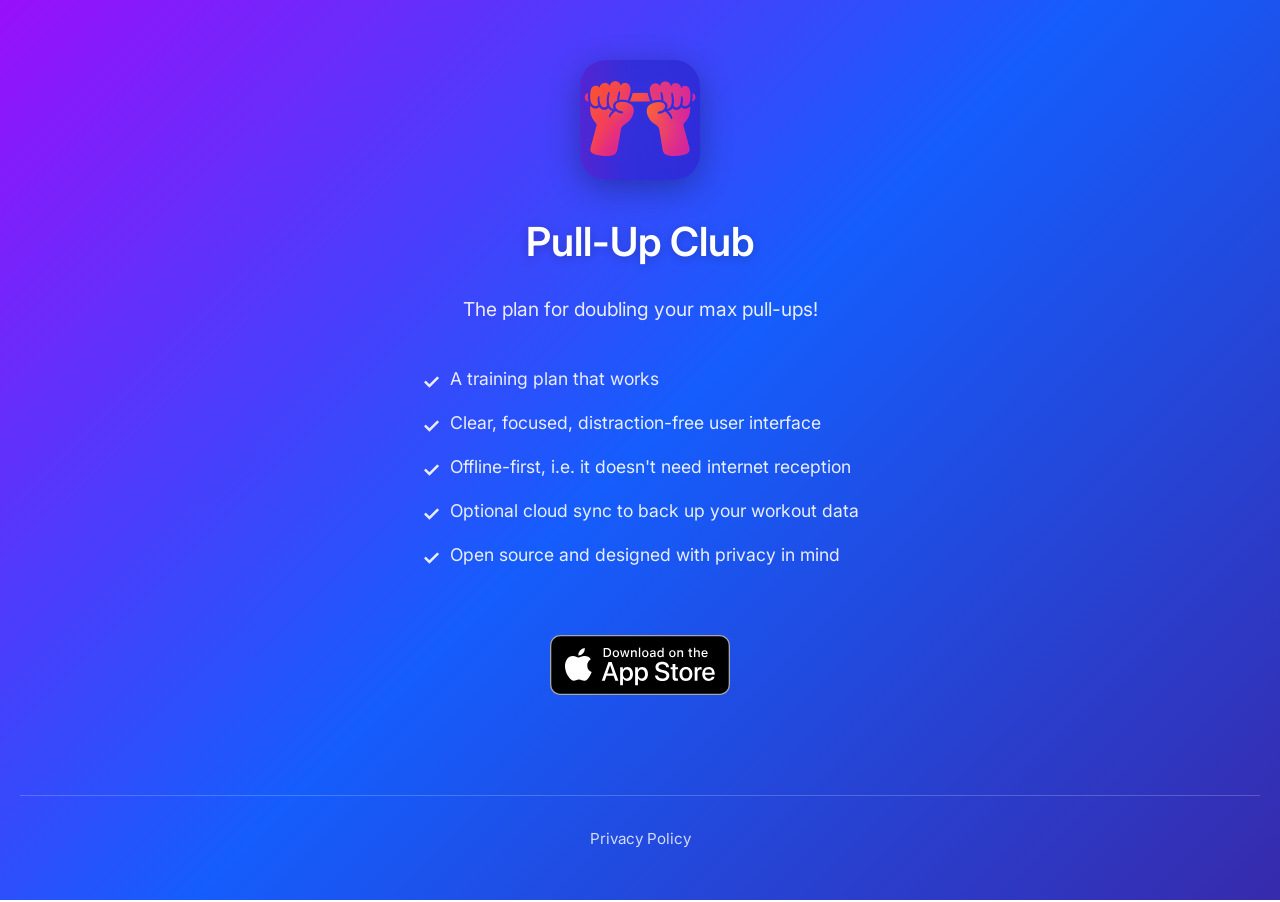
<file: docs/index.html>
<!DOCTYPE html>
<html lang="en">
<head>
    <meta charset="UTF-8">
    <meta name="viewport" content="width=device-width, initial-scale=1.0">
    <title>Pull-Up Club - The plan for doubling your max pull-ups!</title>
    <link rel="stylesheet" href="base.css">
    <link rel="stylesheet" href="index.css">
</head>
<body class="index-page">
    <div class="container">
        <img src="app_icon.png" alt="Pull-Up Club App Icon" class="app-icon">
        <h1>Pull-Up Club</h1>
        <p class="tagline">The plan for doubling your max pull-ups!</p>
        <ul class="features">
            <li>A training plan that works</li>
            <li>Clear, focused, distraction-free user interface</li>
            <li>Offline-first, i.e. it doesn't need internet reception</li>
            <li>Optional cloud sync to back up your workout data</li>
            <li>Open source and designed with privacy in mind</li>
        </ul>
        <a href="https://apps.apple.com/app/pull-up-club/id6754757771" class="app-store-badge" target="_blank" rel="noopener noreferrer">
            <img src="app-store-badge.svg" alt="Download on the App Store">
        </a>
    </div>
    <footer>
        <a href="privacy-policy.html">Privacy Policy</a>
    </footer>
</body>
</html>
</file>
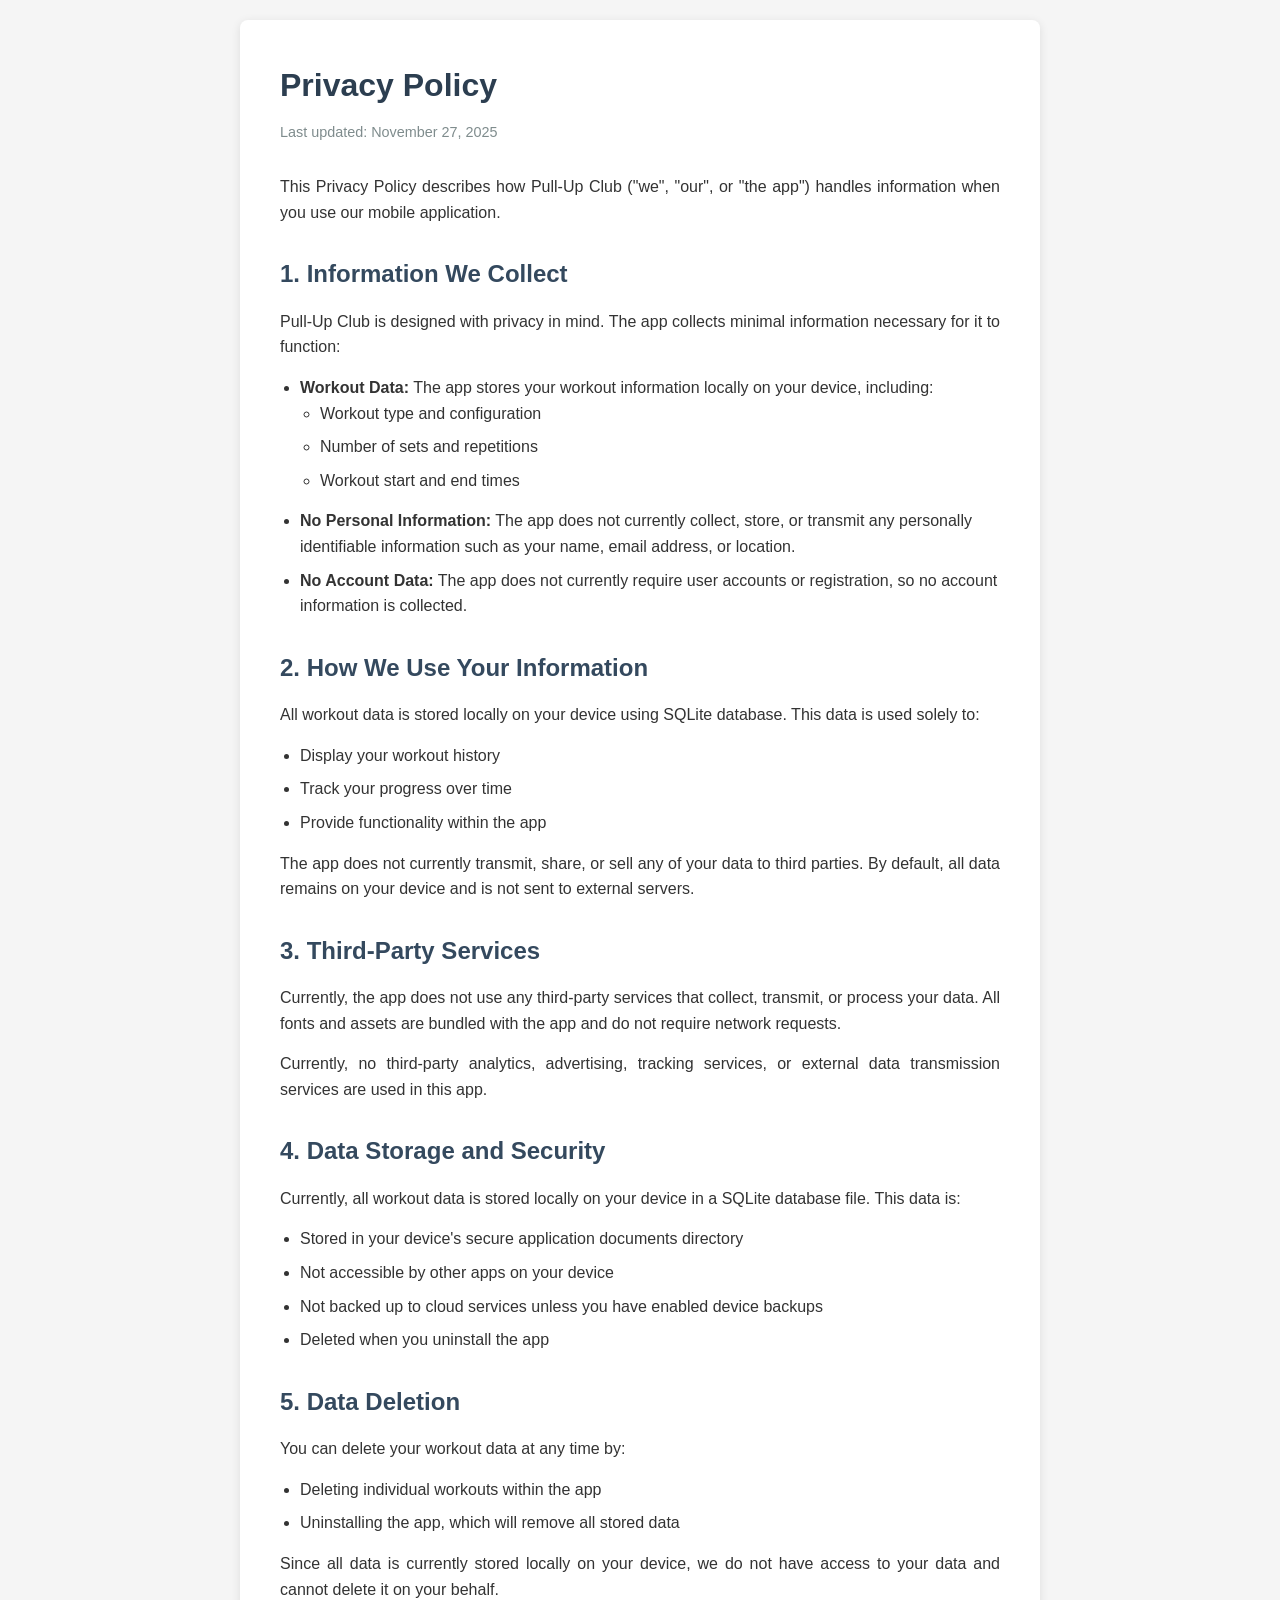
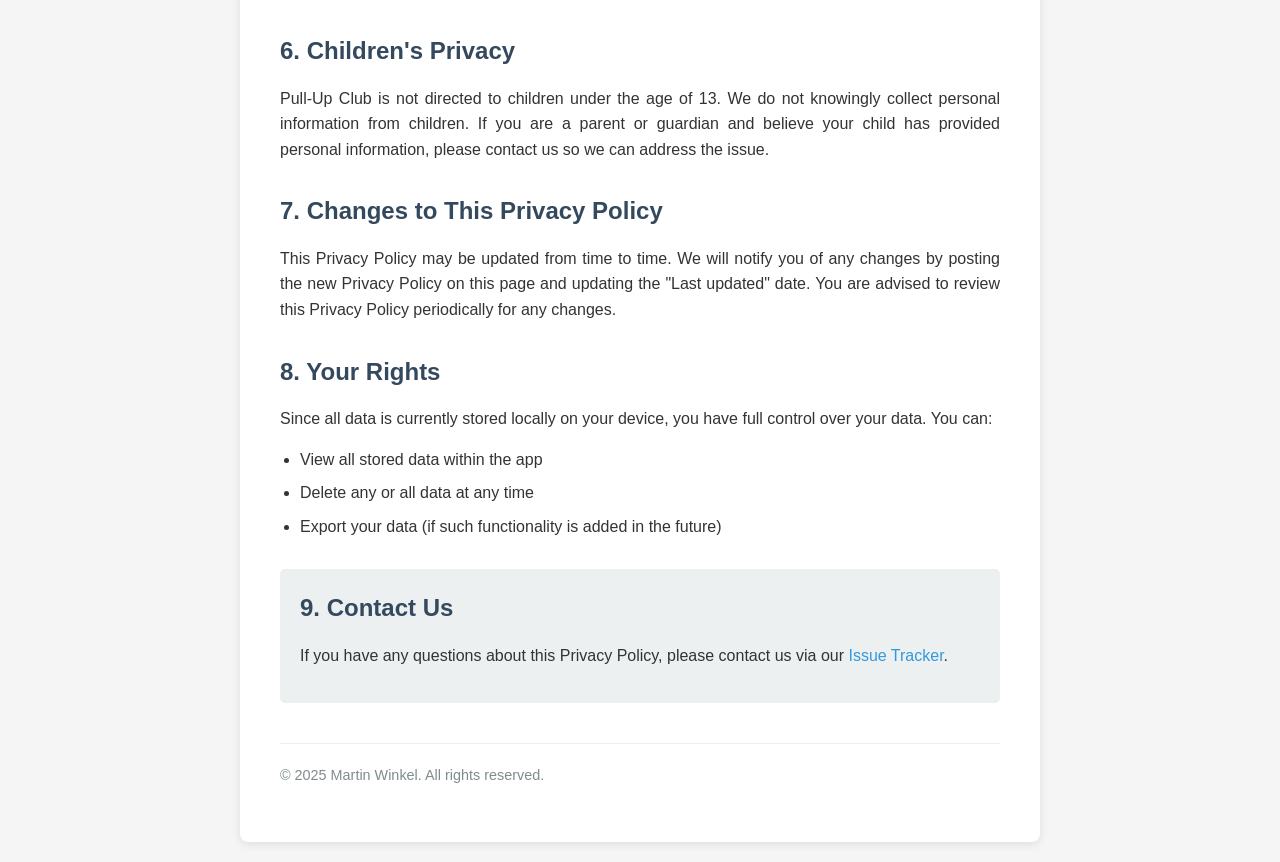
<file: pages/index.html>
<!DOCTYPE html>
<html lang="en">
<head>
    <meta charset="UTF-8">
    <meta name="viewport" content="width=device-width, initial-scale=1.0">
    <meta http-equiv="refresh" content="0; url=privacy-policy.html">
    <title>Redirecting...</title>
</head>
<body>
    <p>Redirecting to <a href="privacy-policy.html">Privacy Policy</a>...</p>
</body>
</html>
</file>
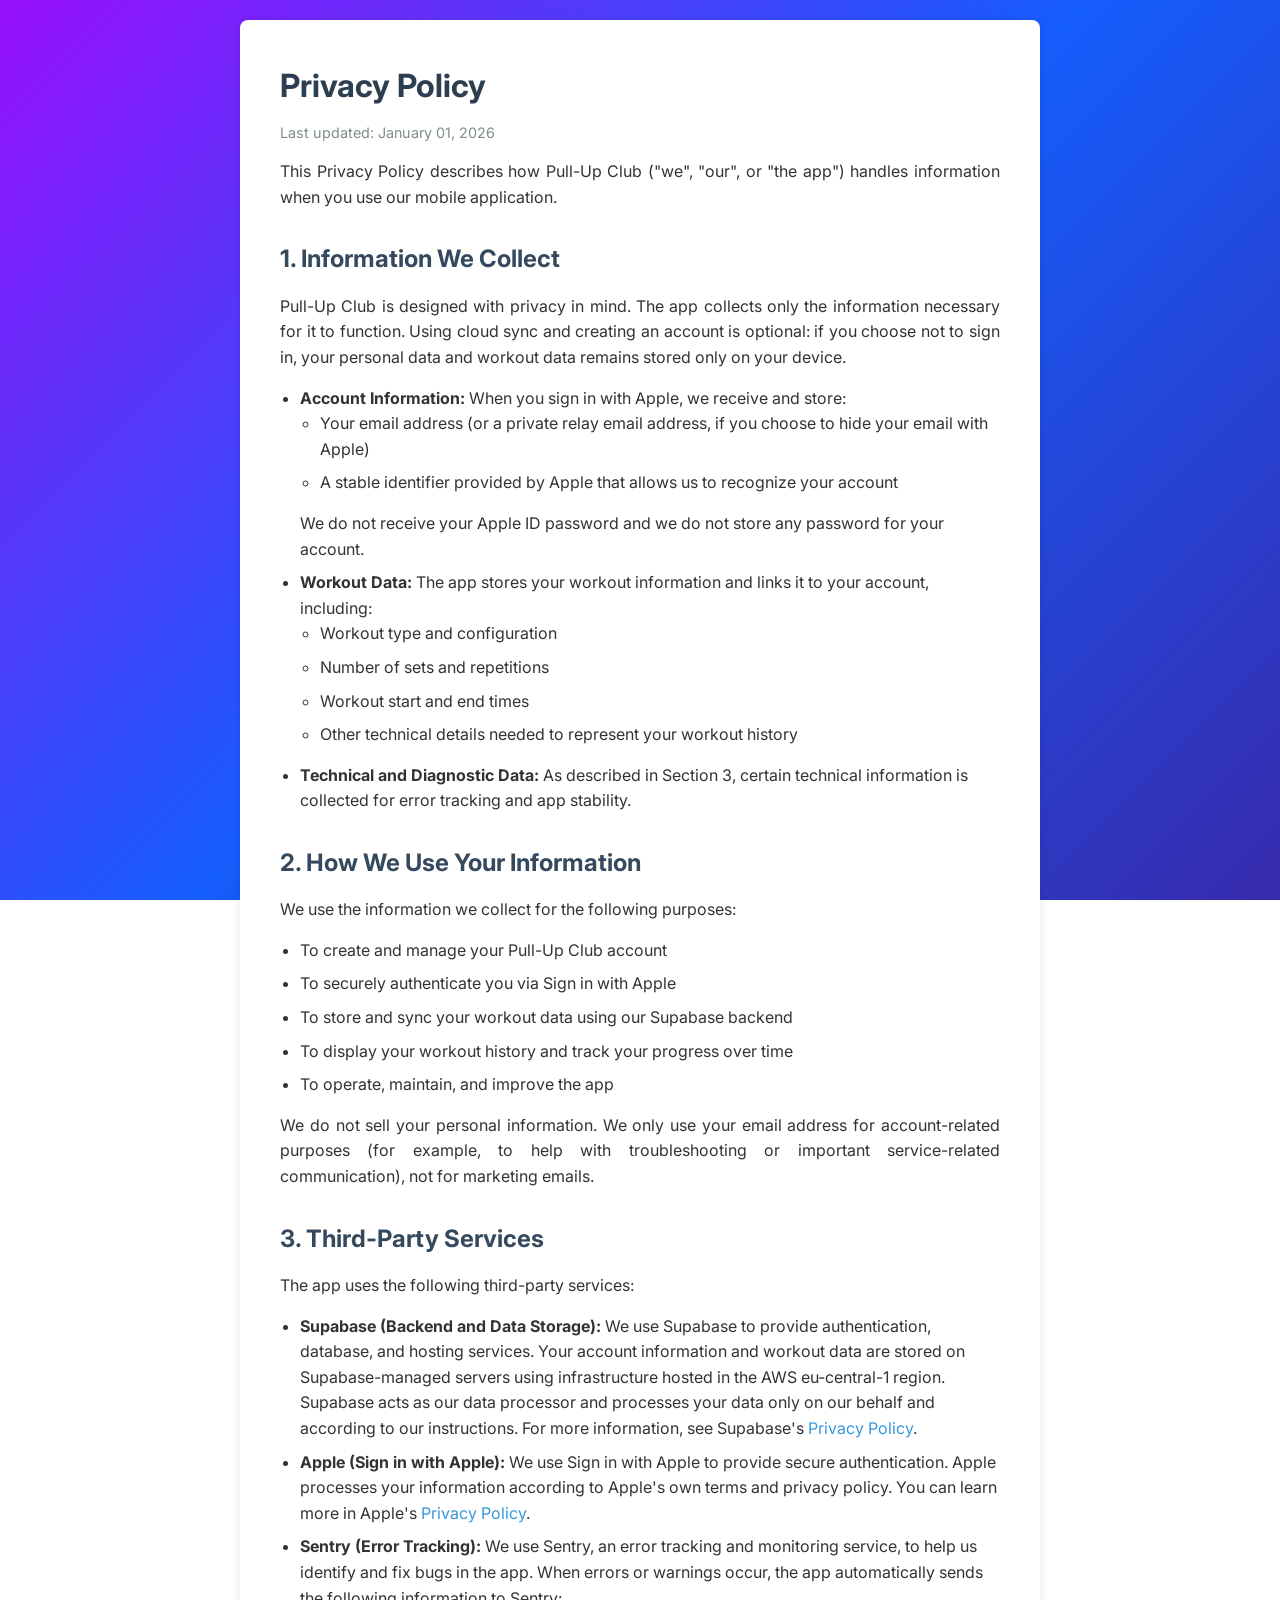
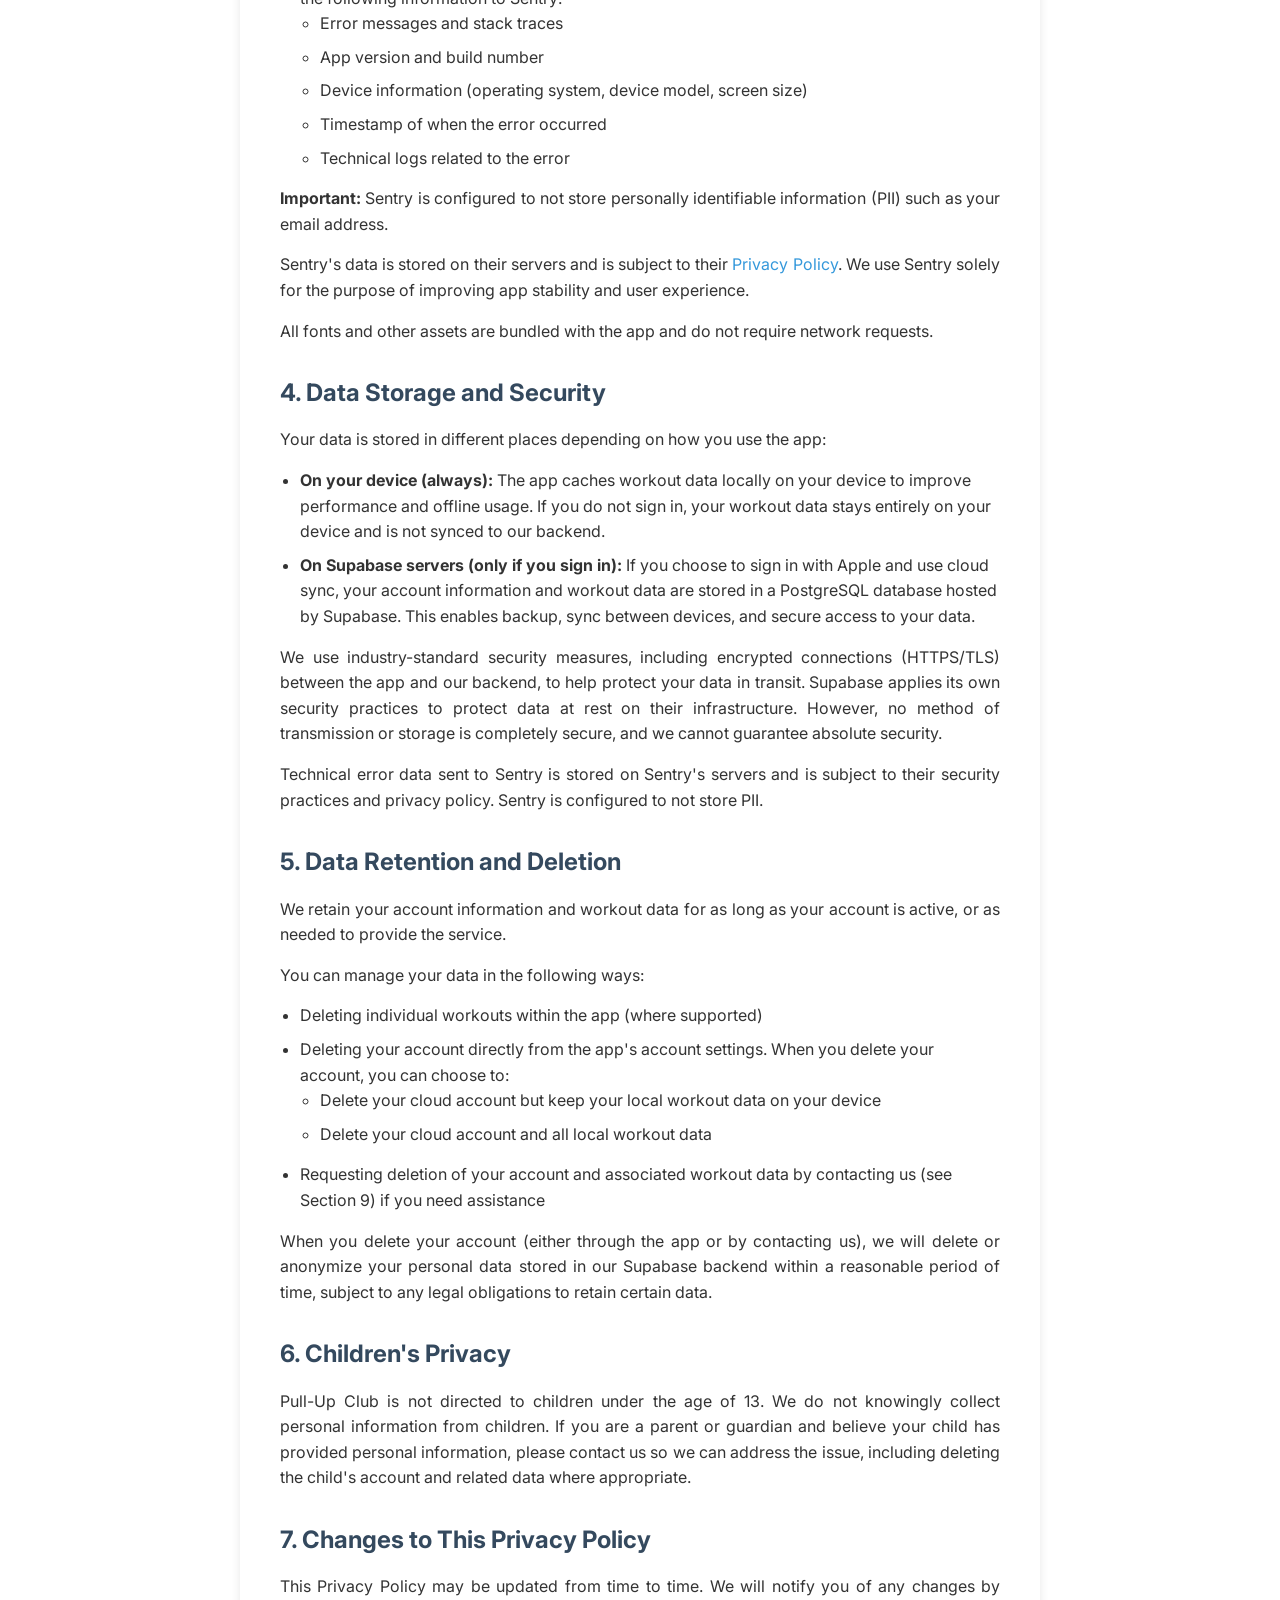
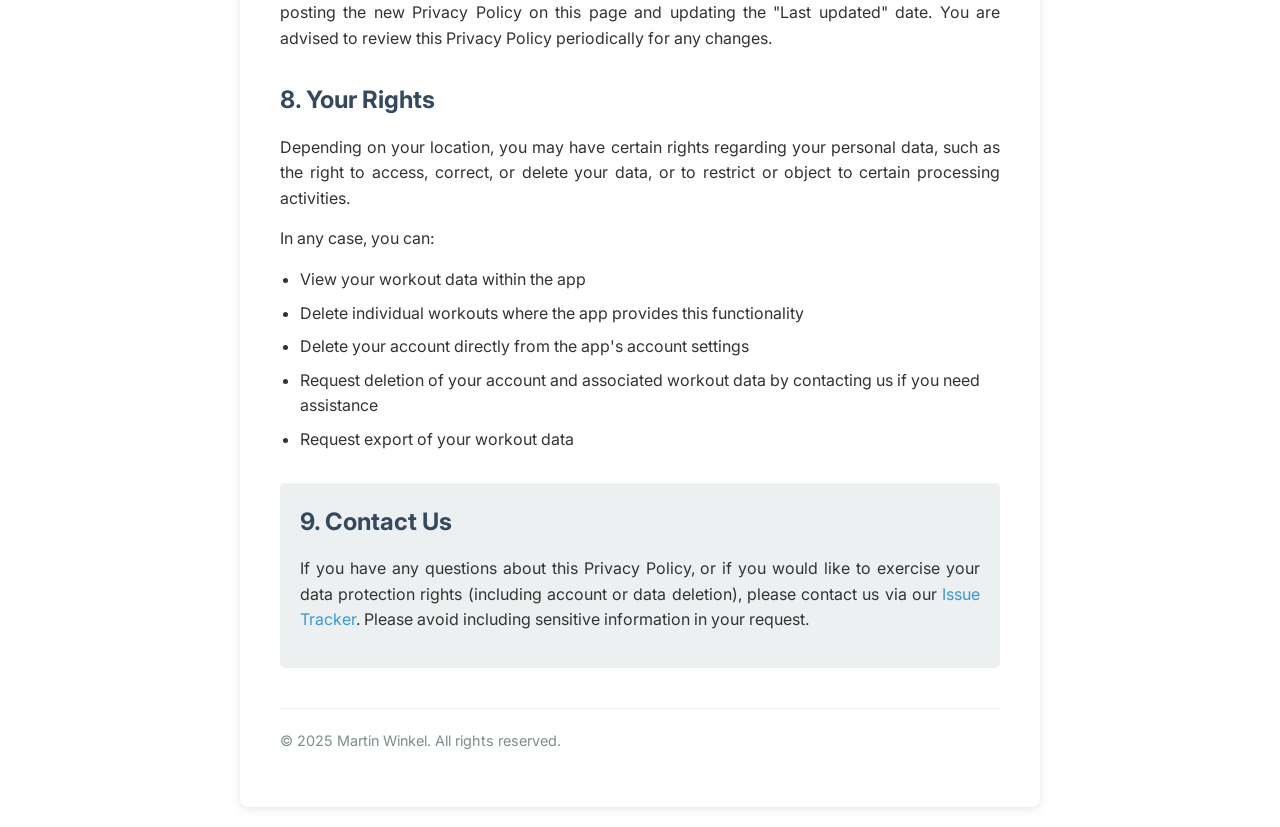
<file: docs/privacy-policy.html>
<!DOCTYPE html>
<html lang="en">
<head>
    <meta charset="UTF-8">
    <meta name="viewport" content="width=device-width, initial-scale=1.0">
    <title>Privacy Policy - Pull-Up Club</title>
    <link rel="stylesheet" href="base.css">
    <link rel="stylesheet" href="privacy-notice.css">
</head>
<body class="privacy-page">
    <div class="container">
        <h1>Privacy Policy</h1>
        <p class="last-updated">Last updated: January 01, 2026</p>

        <p>
            This Privacy Policy describes how Pull-Up Club ("we", "our", or "the app") handles information when you use our mobile application.
        </p>

        <h2>1. Information We Collect</h2>
        <p>
            Pull-Up Club is designed with privacy in mind. The app collects only the information necessary for it to function. Using cloud sync and creating an account is optional: if you choose not to sign in, your personal data and workout data remains stored only on your device.
        </p>
        <ul>
            <li><strong>Account Information:</strong> When you sign in with Apple, we receive and store:
                <ul>
                    <li>Your email address (or a private relay email address, if you choose to hide your email with Apple)</li>
                    <li>A stable identifier provided by Apple that allows us to recognize your account</li>
                </ul>
                We do not receive your Apple ID password and we do not store any password for your account.
            </li>
            <li><strong>Workout Data:</strong> The app stores your workout information and links it to your account, including:
                <ul>
                    <li>Workout type and configuration</li>
                    <li>Number of sets and repetitions</li>
                    <li>Workout start and end times</li>
                    <li>Other technical details needed to represent your workout history</li>
                </ul>
            </li>
            <li><strong>Technical and Diagnostic Data:</strong> As described in Section 3, certain technical information is collected for error tracking and app stability.</li>
        </ul>

        <h2>2. How We Use Your Information</h2>
        <p>
            We use the information we collect for the following purposes:
        </p>
        <ul>
            <li>To create and manage your Pull-Up Club account</li>
            <li>To securely authenticate you via Sign in with Apple</li>
            <li>To store and sync your workout data using our Supabase backend</li>
            <li>To display your workout history and track your progress over time</li>
            <li>To operate, maintain, and improve the app</li>
        </ul>
        <p>
            We do not sell your personal information. We only use your email address for account-related purposes (for example, to help with troubleshooting or important service-related communication), not for marketing emails.
        </p>

        <h2>3. Third-Party Services</h2>
        <p>
            The app uses the following third-party services:
        </p>
        <ul>
            <li><strong>Supabase (Backend and Data Storage):</strong> We use Supabase to provide authentication, database, and hosting services. Your account information and workout data are stored on Supabase-managed servers using infrastructure hosted in the AWS eu-central-1 region. Supabase acts as our data processor and processes your data only on our behalf and according to our instructions. For more information, see Supabase's <a href="https://supabase.com/privacy" target="_blank">Privacy Policy</a>.
            </li>
            <li><strong>Apple (Sign in with Apple):</strong> We use Sign in with Apple to provide secure authentication. Apple processes your information according to Apple's own terms and privacy policy. You can learn more in Apple's <a href="https://www.apple.com/legal/privacy/" target="_blank">Privacy Policy</a>.
            </li>
            <li><strong>Sentry (Error Tracking):</strong> We use Sentry, an error tracking and monitoring service, to help us identify and fix bugs in the app. When errors or warnings occur, the app automatically sends the following information to Sentry:
                <ul>
                    <li>Error messages and stack traces</li>
                    <li>App version and build number</li>
                    <li>Device information (operating system, device model, screen size)</li>
                    <li>Timestamp of when the error occurred</li>
                    <li>Technical logs related to the error</li>
                </ul>
            </li>
        </ul>
        <p>
            <strong>Important:</strong> Sentry is configured to not store personally identifiable information (PII) such as your email address.
        </p>
        <p>
            Sentry's data is stored on their servers and is subject to their <a href="https://sentry.io/legal/privacy/" target="_blank">Privacy Policy</a>. We use Sentry solely for the purpose of improving app stability and user experience.
        </p>
        <p>
            All fonts and other assets are bundled with the app and do not require network requests.
        </p>

        <h2>4. Data Storage and Security</h2>
        <p>
            Your data is stored in different places depending on how you use the app:
        </p>
        <ul>
            <li><strong>On your device (always):</strong> The app caches workout data locally on your device to improve performance and offline usage. If you do not sign in, your workout data stays entirely on your device and is not synced to our backend.</li>
            <li><strong>On Supabase servers (only if you sign in):</strong> If you choose to sign in with Apple and use cloud sync, your account information and workout data are stored in a PostgreSQL database hosted by Supabase. This enables backup, sync between devices, and secure access to your data.
            </li>
        </ul>
        <p>
            We use industry-standard security measures, including encrypted connections (HTTPS/TLS) between the app and our backend, to help protect your data in transit. Supabase applies its own security practices to protect data at rest on their infrastructure. However, no method of transmission or storage is completely secure, and we cannot guarantee absolute security.
        </p>
        <p>
            Technical error data sent to Sentry is stored on Sentry's servers and is subject to their security practices and privacy policy. Sentry is configured to not store PII.
        </p>

        <h2>5. Data Retention and Deletion</h2>
        <p>
            We retain your account information and workout data for as long as your account is active, or as needed to provide the service.
        </p>
        <p>
            You can manage your data in the following ways:
        </p>
        <ul>
            <li>Deleting individual workouts within the app (where supported)</li>
            <li>Deleting your account directly from the app's account settings. When you delete your account, you can choose to:
                <ul>
                    <li>Delete your cloud account but keep your local workout data on your device</li>
                    <li>Delete your cloud account and all local workout data</li>
                </ul>
            </li>
            <li>Requesting deletion of your account and associated workout data by contacting us (see Section 9) if you need assistance</li>
        </ul>
        <p>
            When you delete your account (either through the app or by contacting us), we will delete or anonymize your personal data stored in our Supabase backend within a reasonable period of time, subject to any legal obligations to retain certain data.
        </p>

        <h2>6. Children's Privacy</h2>
        <p>
            Pull-Up Club is not directed to children under the age of 13. We do not knowingly collect personal information from children. If you are a parent or guardian and believe your child has provided personal information, please contact us so we can address the issue, including deleting the child's account and related data where appropriate.
        </p>

        <h2>7. Changes to This Privacy Policy</h2>
        <p>
            This Privacy Policy may be updated from time to time. We will notify you of any changes by posting the new Privacy Policy on this page and updating the "Last updated" date. You are advised to review this Privacy Policy periodically for any changes.
        </p>

        <h2>8. Your Rights</h2>
        <p>
            Depending on your location, you may have certain rights regarding your personal data, such as the right to access, correct, or delete your data, or to restrict or object to certain processing activities.
        </p>
        <p>
            In any case, you can:
        </p>
        <ul>
            <li>View your workout data within the app</li>
            <li>Delete individual workouts where the app provides this functionality</li>
            <li>Delete your account directly from the app's account settings</li>
            <li>Request deletion of your account and associated workout data by contacting us if you need assistance</li>
            <li>Request export of your workout data</li>
        </ul>

        <div class="contact">
            <h2>9. Contact Us</h2>
            <p>
                If you have any questions about this Privacy Policy, or if you would like to exercise your data protection rights (including account or data deletion), please contact us via our <a href="https://github.com/SaturnFromTitan/pull-up-club/issues" target="_blank">Issue Tracker</a>. Please avoid including sensitive information in your request.
            </p>
        </div>

        <div class="copyright">
            <p>&copy; 2025 Martin Winkel. All rights reserved.</p>
        </div>
    </div>

</body>
</html>
</file>
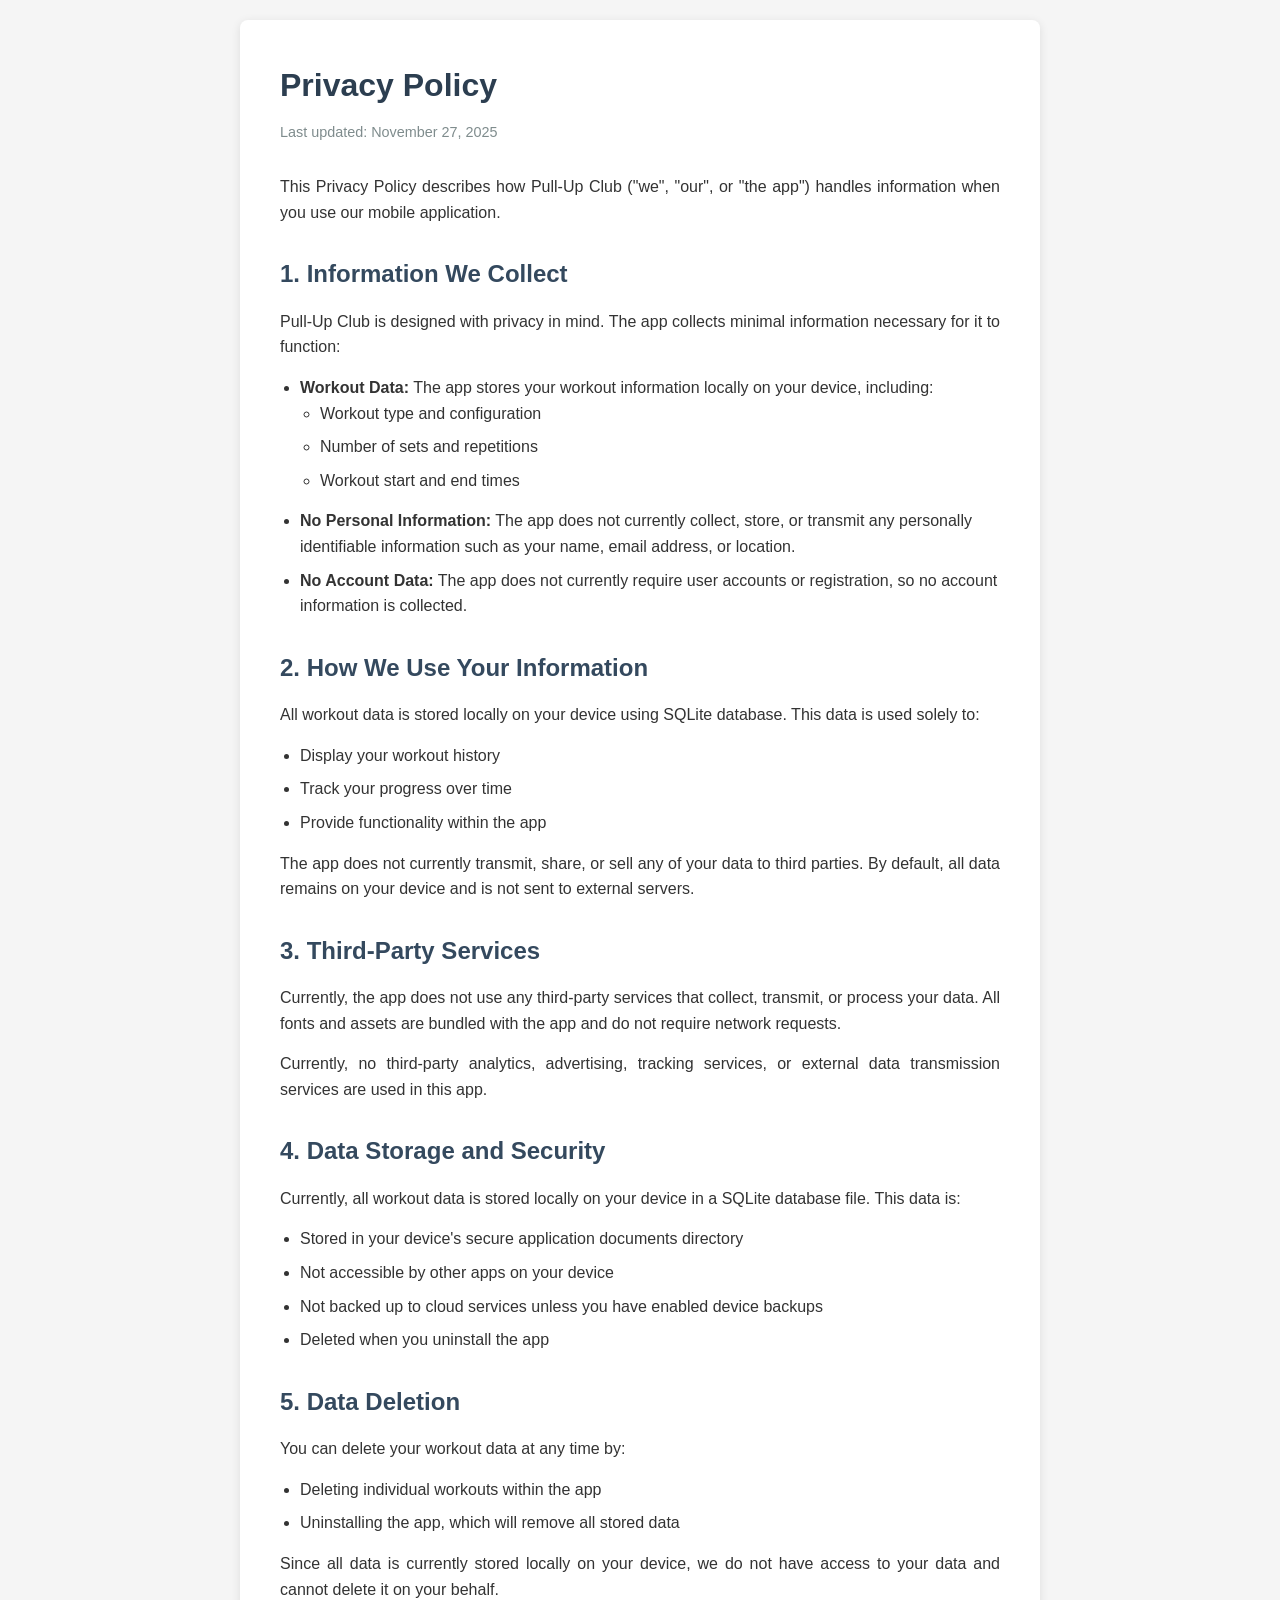
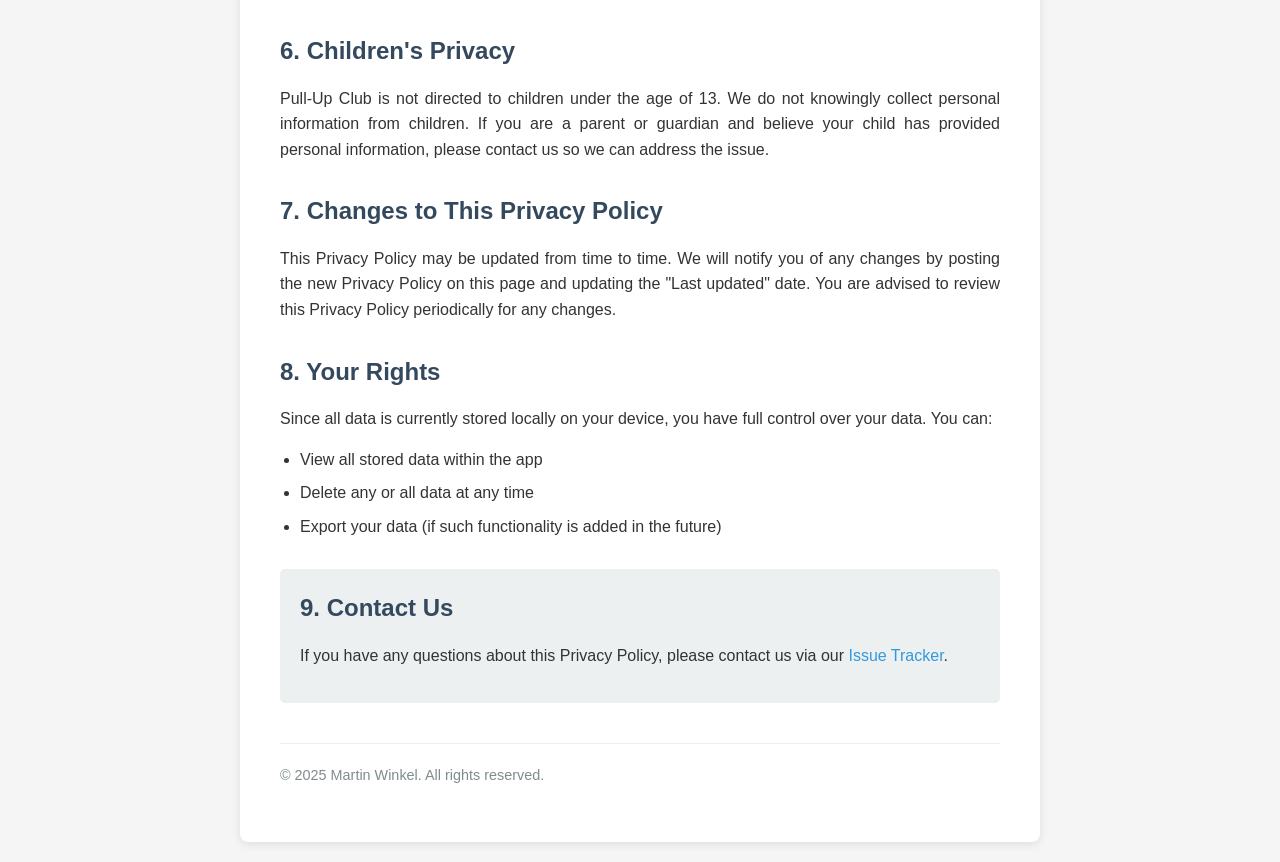
<file: pages/privacy-policy.html>
<!DOCTYPE html>
<html lang="en">
<head>
    <meta charset="UTF-8">
    <meta name="viewport" content="width=device-width, initial-scale=1.0">
    <title>Privacy Policy - Pull-Up Club</title>
    <style>
        * {
            margin: 0;
            padding: 0;
            box-sizing: border-box;
        }

        body {
            font-family: -apple-system, BlinkMacSystemFont, 'Segoe UI', Roboto, Oxygen, Ubuntu, Cantarell, sans-serif;
            line-height: 1.6;
            color: #333;
            background-color: #f5f5f5;
            padding: 20px;
        }

        .container {
            max-width: 800px;
            margin: 0 auto;
            background: white;
            padding: 40px;
            border-radius: 8px;
            box-shadow: 0 2px 10px rgba(0,0,0,0.1);
        }

        h1 {
            color: #2c3e50;
            margin-bottom: 10px;
            font-size: 2em;
        }

        .last-updated {
            color: #7f8c8d;
            font-size: 0.9em;
            margin-bottom: 30px;
        }

        h2 {
            color: #34495e;
            margin-top: 30px;
            margin-bottom: 15px;
            font-size: 1.5em;
        }

        p {
            margin-bottom: 15px;
            text-align: justify;
        }

        ul {
            margin-left: 20px;
            margin-bottom: 15px;
        }

        li {
            margin-bottom: 8px;
        }

        .contact {
            background-color: #ecf0f1;
            padding: 20px;
            border-radius: 5px;
            margin-top: 30px;
        }

        .contact h2 {
            margin-top: 0;
        }

        a {
            color: #3498db;
            text-decoration: none;
        }

        a:hover {
            text-decoration: underline;
        }

        @media (max-width: 600px) {
            .container {
                padding: 20px;
            }

            h1 {
                font-size: 1.5em;
            }
        }
    </style>
</head>
<body>
    <div class="container">
        <h1>Privacy Policy</h1>
        <p class="last-updated">Last updated: November 27, 2025</p>

        <p>
            This Privacy Policy describes how Pull-Up Club ("we", "our", or "the app") handles information when you use our mobile application.
        </p>

        <h2>1. Information We Collect</h2>
        <p>
            Pull-Up Club is designed with privacy in mind. The app collects minimal information necessary for it to function:
        </p>
        <ul>
            <li><strong>Workout Data:</strong> The app stores your workout information locally on your device, including:
                <ul>
                    <li>Workout type and configuration</li>
                    <li>Number of sets and repetitions</li>
                    <li>Workout start and end times</li>
                </ul>
            </li>
            <li><strong>No Personal Information:</strong> The app does not currently collect, store, or transmit any personally identifiable information such as your name, email address, or location.</li>
            <li><strong>No Account Data:</strong> The app does not currently require user accounts or registration, so no account information is collected.</li>
        </ul>

        <h2>2. How We Use Your Information</h2>
        <p>
            All workout data is stored locally on your device using SQLite database. This data is used solely to:
        </p>
        <ul>
            <li>Display your workout history</li>
            <li>Track your progress over time</li>
            <li>Provide functionality within the app</li>
        </ul>
        <p>
            The app does not currently transmit, share, or sell any of your data to third parties. By default, all data remains on your device and is not sent to external servers.
        </p>

        <h2>3. Third-Party Services</h2>
        <p>
            Currently, the app does not use any third-party services that collect, transmit, or process your data. All fonts and assets are bundled with the app and do not require network requests.
        </p>
        <p>
            Currently, no third-party analytics, advertising, tracking services, or external data transmission services are used in this app.
        </p>

        <h2>4. Data Storage and Security</h2>
        <p>
            Currently, all workout data is stored locally on your device in a SQLite database file. This data is:
        </p>
        <ul>
            <li>Stored in your device's secure application documents directory</li>
            <li>Not accessible by other apps on your device</li>
            <li>Not backed up to cloud services unless you have enabled device backups</li>
            <li>Deleted when you uninstall the app</li>
        </ul>

        <h2>5. Data Deletion</h2>
        <p>
            You can delete your workout data at any time by:
        </p>
        <ul>
            <li>Deleting individual workouts within the app</li>
            <li>Uninstalling the app, which will remove all stored data</li>
        </ul>
        <p>
            Since all data is currently stored locally on your device, we do not have access to your data and cannot delete it on your behalf.
        </p>

        <h2>6. Children's Privacy</h2>
        <p>
            Pull-Up Club is not directed to children under the age of 13. We do not knowingly collect personal information from children. If you are a parent or guardian and believe your child has provided personal information, please contact us so we can address the issue.
        </p>

        <h2>7. Changes to This Privacy Policy</h2>
        <p>
            This Privacy Policy may be updated from time to time. We will notify you of any changes by posting the new Privacy Policy on this page and updating the "Last updated" date. You are advised to review this Privacy Policy periodically for any changes.
        </p>

        <h2>8. Your Rights</h2>
        <p>
            Since all data is currently stored locally on your device, you have full control over your data. You can:
        </p>
        <ul>
            <li>View all stored data within the app</li>
            <li>Delete any or all data at any time</li>
            <li>Export your data (if such functionality is added in the future)</li>
        </ul>

        <div class="contact">
            <h2>9. Contact Us</h2>
            <p>
                If you have any questions about this Privacy Policy, please contact us via our <a href="https://github.com/SaturnFromTitan/pull-up-club/issues" target="_blank">Issue Tracker</a>.
            </p>
        </div>

        <div style="margin-top: 40px; padding-top: 20px; border-top: 1px solid #ecf0f1; text-align: center; color: #7f8c8d; font-size: 0.9em;">
            <p>&copy; 2025 Martin Winkel. All rights reserved.</p>
        </div>
    </div>

</body>
</html>
</file>
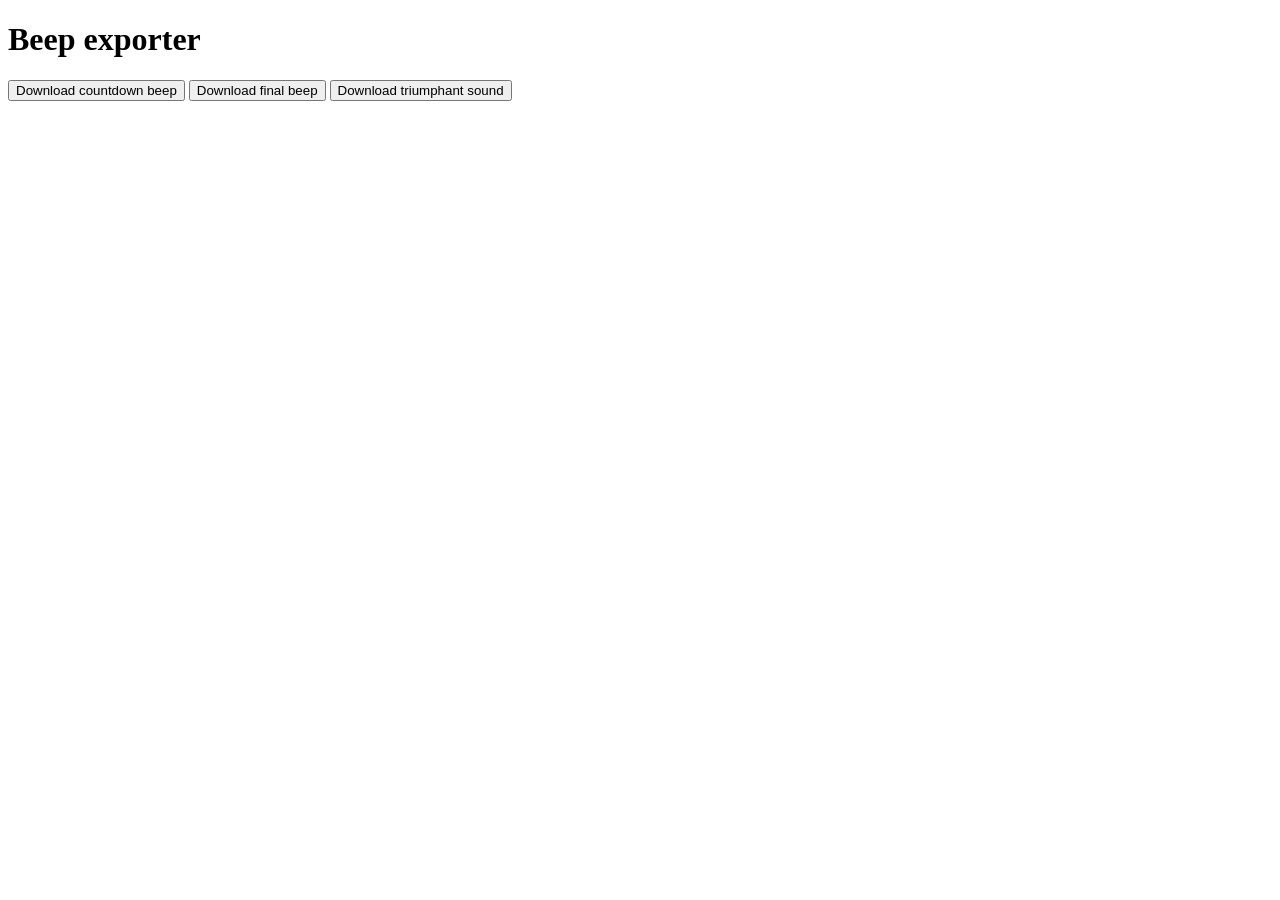
<file: tools/beep-export.html>
<!-- Utility to create sounds as .wav files for the app -->
<!DOCTYPE html>
<html lang="en">
  <head>
    <meta charset="UTF-8" />
    <title>Beep to WAV</title>
  </head>
  <body>
    <h1>Beep exporter</h1>
    <button id="countdown">Download countdown beep</button>
    <button id="final">Download final beep</button>
    <button id="triumphant">Download triumphant sound</button>

    <script>
      async function generateBeep(frequency, durationSeconds, filename) {
        const sampleRate = 44100;
        const channels = 1;
        const frameCount = sampleRate * durationSeconds;

        // 1) render offline
        const offlineCtx = new OfflineAudioContext(
          channels,
          frameCount,
          sampleRate
        );

        const oscillator = offlineCtx.createOscillator();
        const gainNode = offlineCtx.createGain();

        oscillator.type = "sine";
        oscillator.frequency.setValueAtTime(frequency, 0);

        // copy your envelope
        gainNode.gain.setValueAtTime(0.3, 0);
        gainNode.gain.exponentialRampToValueAtTime(0.01, durationSeconds);

        oscillator.connect(gainNode);
        gainNode.connect(offlineCtx.destination);

        oscillator.start(0);
        oscillator.stop(durationSeconds);

        const renderedBuffer = await offlineCtx.startRendering();

        // 2) turn AudioBuffer into WAV Blob
        const wavBlob = bufferToWavBlob(renderedBuffer);

        // 3) download
        const url = URL.createObjectURL(wavBlob);
        const a = document.createElement("a");
        a.href = url;
        a.download = filename;
        a.click();
        URL.revokeObjectURL(url);
      }

      async function generateTriumphantSound() {
        const sampleRate = 44100;
        const channels = 1;
        const durationSeconds = 0.9; // Total duration
        const frameCount = sampleRate * durationSeconds;

        // 1) render offline
        const offlineCtx = new OfflineAudioContext(
          channels,
          frameCount,
          sampleRate
        );

        const now = 0; // In offline context, time starts at 0

        // Victory fanfare melody
        const notes = [
          { freq: 523.25, start: 0, duration: 0.15 },      // C5
          { freq: 659.25, start: 0.15, duration: 0.15 },   // E5
          { freq: 783.99, start: 0.3, duration: 0.15 },    // G5
          { freq: 1046.5, start: 0.45, duration: 0.4 },    // C6 (held)
        ];

        notes.forEach(note => {
          // Main oscillator
          const osc = offlineCtx.createOscillator();
          const gainNode = offlineCtx.createGain();

          osc.type = "triangle";
          osc.frequency.setValueAtTime(note.freq, note.start);

          // Envelope
          gainNode.gain.setValueAtTime(0, note.start);
          gainNode.gain.linearRampToValueAtTime(0.3, note.start + 0.05);
          gainNode.gain.exponentialRampToValueAtTime(0.01, note.start + note.duration);

          osc.connect(gainNode);
          gainNode.connect(offlineCtx.destination);

          osc.start(note.start);
          osc.stop(note.start + note.duration);
        });

        // Add bass note for richness
        const bass = offlineCtx.createOscillator();
        const bassGain = offlineCtx.createGain();
        bass.type = "sine";
        bass.frequency.setValueAtTime(261.63, 0); // C4
        bassGain.gain.setValueAtTime(0.2, 0);
        bassGain.gain.exponentialRampToValueAtTime(0.01, 0.8);
        bass.connect(bassGain);
        bassGain.connect(offlineCtx.destination);
        bass.start(0);
        bass.stop(0.8);

        const renderedBuffer = await offlineCtx.startRendering();

        // 2) turn AudioBuffer into WAV Blob
        const wavBlob = bufferToWavBlob(renderedBuffer);

        // 3) download
        const url = URL.createObjectURL(wavBlob);
        const a = document.createElement("a");
        a.href = url;
        a.download = "triumphant.wav";
        a.click();
        URL.revokeObjectURL(url);
      }

      function bufferToWavBlob(buffer) {
        const numOfChan = buffer.numberOfChannels;
        const sampleRate = buffer.sampleRate;
        const numSamples = buffer.length;
        const bytesPerSample = 2; // 16-bit
        const blockAlign = numOfChan * bytesPerSample;
        const byteRate = sampleRate * blockAlign;
        const dataSize = numSamples * blockAlign;
        const bufferSize = 44 + dataSize; // 44-byte header

        const arrayBuffer = new ArrayBuffer(bufferSize);
        const view = new DataView(arrayBuffer);
        let offset = 0;

        function writeString(s) {
          for (let i = 0; i < s.length; i++) {
            view.setUint8(offset++, s.charCodeAt(i));
          }
        }
        function writeUint32(v) {
          view.setUint32(offset, v, true);
          offset += 4;
        }
        function writeUint16(v) {
          view.setUint16(offset, v, true);
          offset += 2;
        }

        // RIFF header
        writeString("RIFF");
        writeUint32(36 + dataSize);
        writeString("WAVE");

        // fmt chunk
        writeString("fmt ");
        writeUint32(16); // PCM chunk size
        writeUint16(1); // format = PCM
        writeUint16(numOfChan);
        writeUint32(sampleRate);
        writeUint32(byteRate);
        writeUint16(blockAlign);
        writeUint16(16); // bits per sample

        // data chunk
        writeString("data");
        writeUint32(dataSize);

        // write interleaved data
        const channels = [];
        for (let c = 0; c < numOfChan; c++) {
          channels.push(buffer.getChannelData(c));
        }

        for (let i = 0; i < numSamples; i++) {
          for (let c = 0; c < numOfChan; c++) {
            let sample = channels[c][i];
            // clamp
            sample = Math.max(-1, Math.min(1, sample));
            // convert to 16-bit
            view.setInt16(
              offset,
              sample < 0 ? sample * 0x8000 : sample * 0x7fff,
              true
            );
            offset += 2;
          }
        }

        return new Blob([arrayBuffer], { type: "audio/wav" });
      }

      // hook up buttons
      document
        .getElementById("countdown")
        .addEventListener("click", () =>
          generateBeep(800, 0.1, "beep-countdown.wav")
        );

      document
        .getElementById("final")
        .addEventListener("click", () =>
          generateBeep(600, 0.3, "beep-countdown-completed.wav")
        );

      document
        .getElementById("triumphant")
        .addEventListener("click", () => generateTriumphantSound());
    </script>
  </body>
</html>
</file>
<file: docs/base.css>
@import url('https://fonts.googleapis.com/css2?family=Inter:wght@400;500;600&display=swap');

* {
    margin: 0;
    padding: 0;
    box-sizing: border-box;
}

/* Shared styles */
body {
    font-family: 'Inter', -apple-system, BlinkMacSystemFont, 'Segoe UI', Roboto, Oxygen, Ubuntu, Cantarell, sans-serif;
    line-height: 1.6;
    min-height: 100vh;
    background: linear-gradient(135deg, #9810FA 0%, #155DFC 50%, #372AAC 100%);
    background-attachment: fixed;
    padding: 20px;
}
</file>
<file: docs/index.css>
/* Index page styles */
body.index-page {
    color: #ffffff;
    display: flex;
    flex-direction: column;
}

.index-page .container {
    max-width: 800px;
    margin: 0 auto;
    flex: 1;
    display: flex;
    flex-direction: column;
    justify-content: center;
    align-items: center;
    text-align: center;
    padding: 40px 20px;
}

.app-icon {
    width: 120px;
    height: 120px;
    border-radius: 26px;
    margin-bottom: 30px;
    box-shadow: 0 8px 32px rgba(0, 0, 0, 0.3);
}

.index-page h1 {
    font-size: 2.5em;
    font-weight: 600;
    margin-bottom: 20px;
    color: #ffffff;
    text-shadow: 0 2px 10px rgba(0, 0, 0, 0.2);
}

.tagline {
    font-size: 1.2em;
    color: rgba(255, 255, 255, 0.9);
    margin-bottom: 40px;
    max-width: 600px;
}

.features {
    list-style: none;
    text-align: left;
    margin-bottom: 50px;
    max-width: 600px;
    width: 100%;
}

.features li {
    font-size: 1.1em;
    color: rgba(255, 255, 255, 0.9);
    margin-bottom: 16px;
    padding-left: 28px;
    position: relative;
    line-height: 1.6;
}

.features li:before {
    content: "✓";
    position: absolute;
    left: 0;
    color: rgba(255, 255, 255, 0.9);
    font-weight: 600;
    font-size: 1.2em;
}

.app-store-badge {
    display: inline-block;
    margin-bottom: 60px;
}

.app-store-badge img {
    height: 60px;
    width: auto;
    display: block;
}

footer {
    margin-top: auto;
    padding: 30px 20px;
    text-align: center;
    border-top: 1px solid rgba(255, 255, 255, 0.2);
    width: 100%;
}

footer a {
    color: rgba(255, 255, 255, 0.8);
    text-decoration: none;
    font-size: 0.95em;
    transition: color 0.3s ease;
}

footer a:hover {
    color: #ffffff;
    text-decoration: underline;
}

/* Media queries */
@media (max-width: 600px) {
    .index-page h1 {
        font-size: 2em;
    }

    .tagline {
        font-size: 1.1em;
    }

    .features {
        max-width: 100%;
    }

    .features li {
        font-size: 1em;
        margin-bottom: 14px;
    }

    .app-icon {
        width: 100px;
        height: 100px;
    }

    .app-store-badge img {
        height: 50px;
    }
}
</file>
<file: docs/privacy-notice.css>
/* Privacy policy page styles */
body.privacy-page {
    color: #333;
}

.privacy-page .container {
    max-width: 800px;
    margin: 0 auto;
    background: white;
    padding: 40px;
    border-radius: 8px;
    box-shadow: 0 2px 10px rgba(0,0,0,0.1);
}

.privacy-page h1 {
    color: #2c3e50;
    margin-bottom: 10px;
    font-size: 2em;
}

.last-updated {
    color: #7f8c8d;
    font-size: 0.9em;
    margin-bottom: 30px;
}

.privacy-page h2 {
    color: #34495e;
    margin-top: 30px;
    margin-bottom: 15px;
    font-size: 1.5em;
}

.privacy-page p {
    margin-bottom: 15px;
    text-align: justify;
}

.privacy-page ul {
    margin-left: 20px;
    margin-bottom: 15px;
}

.privacy-page li {
    margin-bottom: 8px;
}

.contact {
    background-color: #ecf0f1;
    padding: 20px;
    border-radius: 5px;
    margin-top: 30px;
}

.contact h2 {
    margin-top: 0;
}

.privacy-page a {
    color: #3498db;
    text-decoration: none;
}

.privacy-page a:hover {
    text-decoration: underline;
}

.copyright {
    margin-top: 40px;
    padding-top: 20px;
    border-top: 1px solid #ecf0f1;
    text-align: center;
    color: #7f8c8d;
    font-size: 0.9em;
}

/* Media queries */
@media (max-width: 600px) {
    .privacy-page .container {
        padding: 20px;
    }

    .privacy-page h1 {
        font-size: 1.5em;
    }
}
</file>
